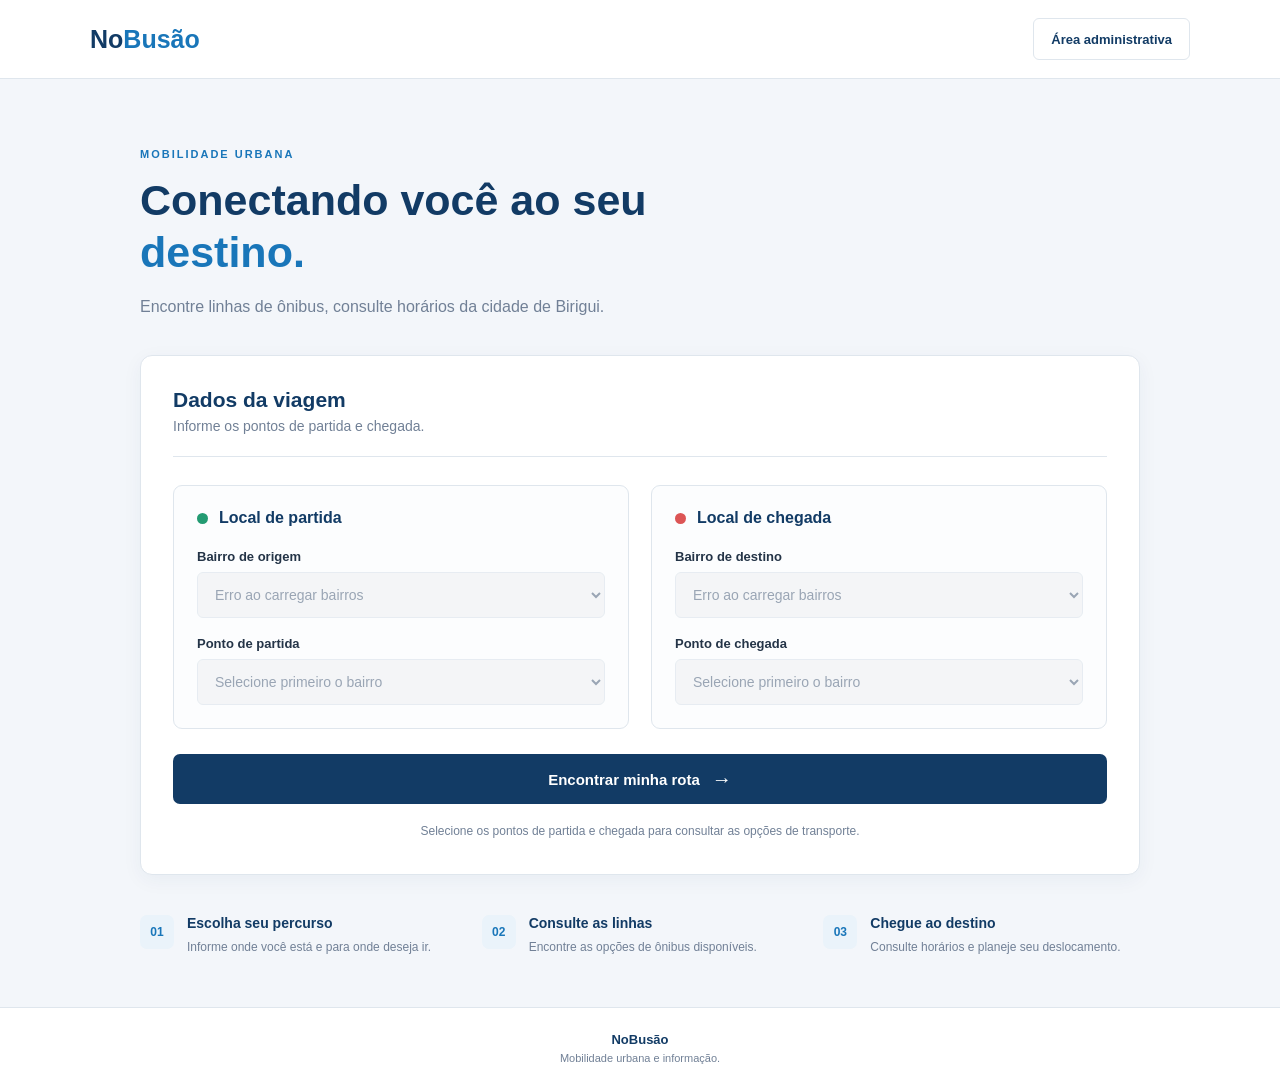
<file: index.html>
<!DOCTYPE html>
<html lang="pt-BR">

<head>
    <meta charset="UTF-8">
    <meta name="viewport" content="width=device-width, initial-scale=1.0">

    <title>NoBusão | Planeje sua viagem</title>

    <link rel="stylesheet" href="CSS/index.css">
</head>

<body>

    <header class="cabecalho">

        <div class="cabecalho-conteudo">

            <a href="index.html" class="logo">
                <span>No<span class="logo-destaque">Busão</span></span>
            </a>

            <a href="ADMINISTRADOR/login.html" class="botao-adm">
                Área administrativa
            </a>

        </div>

    </header>


    <main class="container">

        <section class="apresentacao">

            <span class="etiqueta">MOBILIDADE URBANA</span>

            <h1>
                Conectando você ao seu
                <span>destino.</span>
            </h1>

            <p>
                Encontre linhas de ônibus, consulte horários
                da cidade de Birigui.
            </p>

        </section>


        <section class="cartao-busca">

            <div class="cartao-cabecalho">

                <div>

                    <h2>Dados da viagem</h2>

                    <p>
                        Informe os pontos de partida e chegada.
                    </p>

                </div>

            </div>


            <form action="PHP/rota.php" method="GET" id="form-rota">

                <div class="rota">

                    <div class="bloco-rota">

                        <div class="titulo-rota">

                            <span class="marcador origem"></span>

                            <h3>Local de partida</h3>

                        </div>


                        <div class="grupo">

                            <label for="bairro_origem">
                                Bairro de origem
                            </label>

                            <select name="bairro_origem" id="bairro_origem" required>
                                <option value="">Carregando bairros...</option>
                            </select>

                        </div>


                        <div class="grupo">

                            <label for="ponto_origem">
                                Ponto de partida
                            </label>

                            <select name="ponto_origem" id="ponto_origem" required disabled>
                                <option value="">Selecione primeiro o bairro</option>
                            </select>

                        </div>

                    </div>


                    <div class="bloco-rota">

                        <div class="titulo-rota">

                            <span class="marcador destino"></span>

                            <h3>Local de chegada</h3>

                        </div>


                        <div class="grupo">

                            <label for="bairro_destino">
                                Bairro de destino
                            </label>

                            <select name="bairro_destino" id="bairro_destino" required>
                                <option value="">Carregando bairros...</option>
                            </select>

                        </div>


                        <div class="grupo">

                            <label for="ponto_destino">
                                Ponto de chegada
                            </label>

                            <select name="ponto_destino" id="ponto_destino" required disabled>
                                <option value="">Selecione primeiro o bairro</option>
                            </select>

                        </div>

                    </div>

                </div>


                <button type="submit" class="botao-rota">

                    Encontrar minha rota

                    <span>→</span>

                </button>

            </form>


            <p class="aviso">
                Selecione os pontos de partida e chegada
                para consultar as opções de transporte.
            </p>

        </section>


        <section class="informacoes">

            <div class="informacao">

                <span class="informacao-numero">01</span>

                <div>

                    <h3>Escolha seu percurso</h3>

                    <p>
                        Informe onde você está e para onde deseja ir.
                    </p>

                </div>

            </div>


            <div class="informacao">

                <span class="informacao-numero">02</span>

                <div>

                    <h3>Consulte as linhas</h3>

                    <p>
                        Encontre as opções de ônibus disponíveis.
                    </p>

                </div>

            </div>


            <div class="informacao">

                <span class="informacao-numero">03</span>

                <div>

                    <h3>Chegue ao destino</h3>

                    <p>
                        Consulte horários e planeje seu deslocamento.
                    </p>

                </div>

            </div>

        </section>

    </main>


    <footer class="rodape">

        <p>NoBusão</p>

        <span>
            Mobilidade urbana e informação.
        </span>

    </footer>


    <script src="JS/index.js"></script>

</body>

</html>
</file>
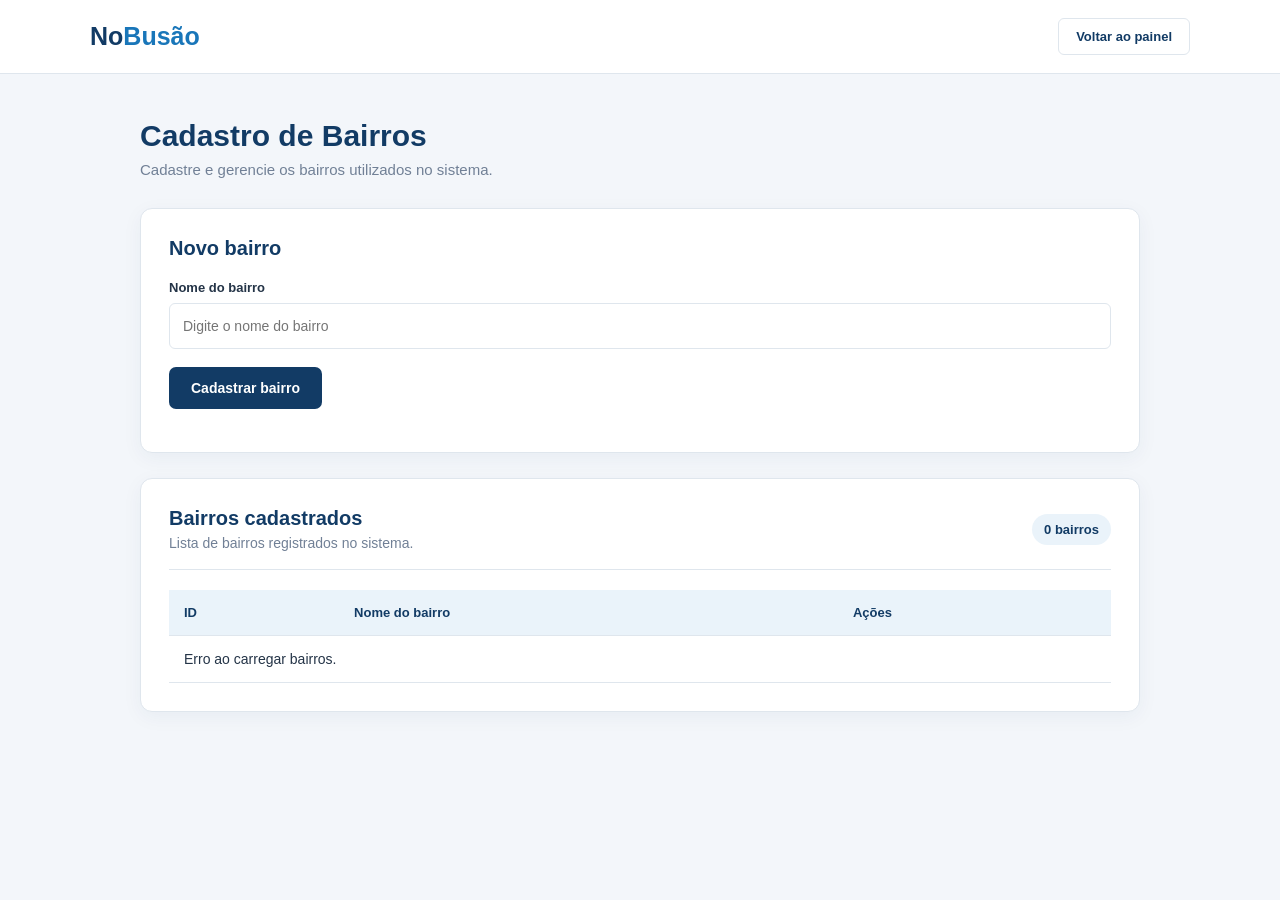
<file: ADMINISTRADOR/bairro.html>
<!DOCTYPE html>
<html lang="pt-BR">

<head>
    <meta charset="UTF-8">
    <meta name="viewport" content="width=device-width, initial-scale=1.0">

    <title>Cadastro de Bairros | NoBusão</title>

    <link rel="stylesheet" href="../CSS/bairro.css">
</head>

<body>

    <header class="cabecalho">

        <div class="cabecalho-conteudo">

            <a href="../index.html" class="logo">
                No<span>Busão</span>
            </a>

            <a href="painel.html" class="btn-voltar">
                Voltar ao painel
            </a>

        </div>

    </header>


    <main class="container">

        <section class="titulo-pagina">

            <h1>Cadastro de Bairros</h1>

            <p>
                Cadastre e gerencie os bairros utilizados no sistema.
            </p>

        </section>


        <section class="card">

            <h2>Novo bairro</h2>

            <form id="form-bairro">

                <div class="campo">

                    <label for="nome">Nome do bairro</label>

                    <input
                        type="text"
                        id="nome"
                        name="nome"
                        placeholder="Digite o nome do bairro"
                        required
                    >

                </div>

                <button type="submit" class="btn-cadastrar">
                    Cadastrar bairro
                </button>

            </form>

            <p id="mensagem"></p>

        </section>


        <section class="card">

            <div class="titulo-lista">

                <div>

                    <h2>Bairros cadastrados</h2>

                    <p>
                        Lista de bairros registrados no sistema.
                    </p>

                </div>

                <span id="total-bairros">0 bairros</span>

            </div>


            <div class="tabela-container">

                <table>

                    <thead>

                        <tr>
                            <th>ID</th>
                            <th>Nome do bairro</th>
                            <th>Ações</th>
                        </tr>

                    </thead>

                    <tbody id="lista-bairros">

                        <tr>
                            <td colspan="3">Carregando bairros...</td>
                        </tr>

                    </tbody>

                </table>

            </div>

        </section>

    </main>


    <script src="../JS/bairro.js"></script>

</body>

</html>
</file>
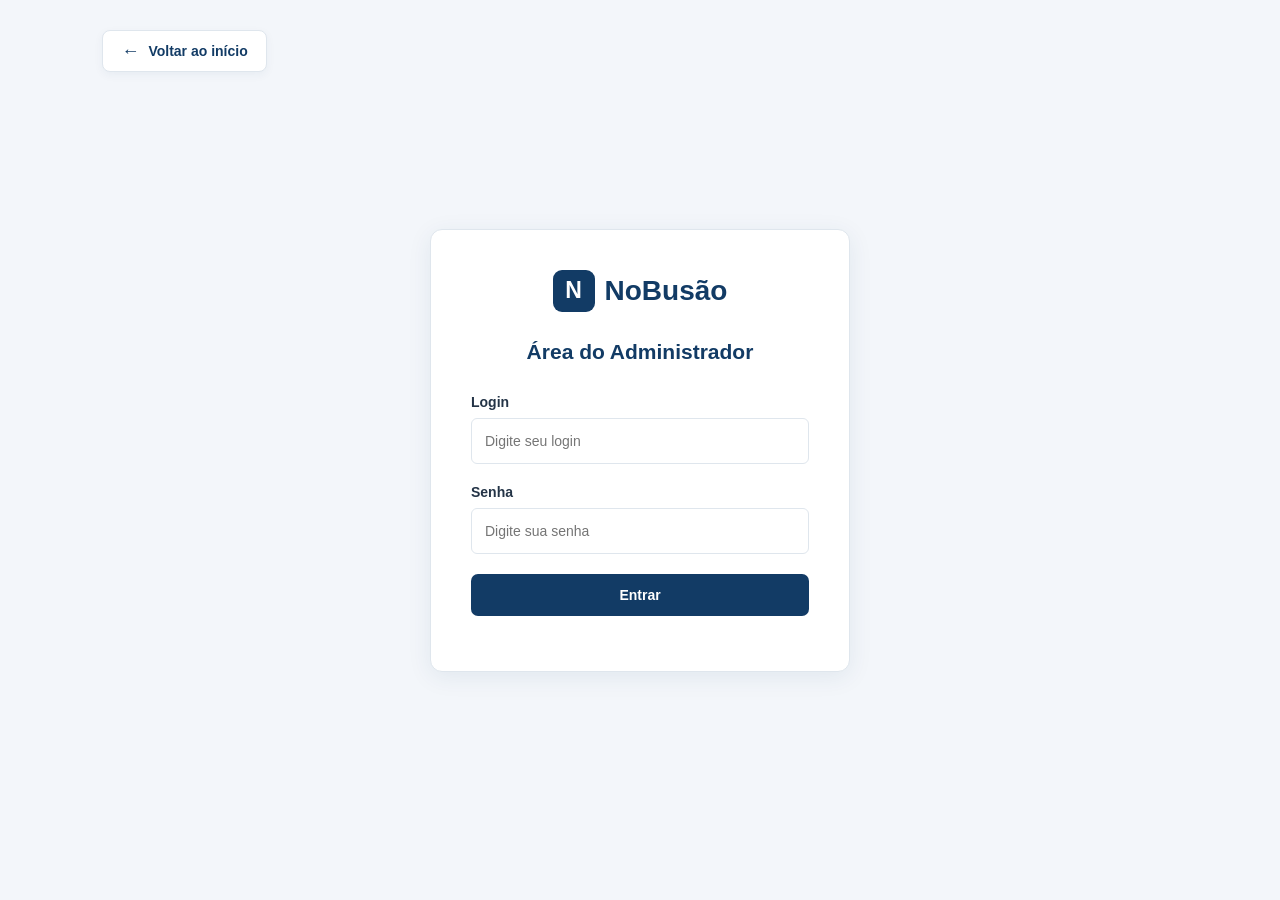
<file: ADMINISTRADOR/login.html>
<!DOCTYPE html>
<html lang="pt-BR">

<head>
    <meta charset="UTF-8">
    <meta name="viewport" content="width=device-width, initial-scale=1.0">

    <title>Login Administrativo | NoBusão</title>

    <link rel="stylesheet" href="../CSS/login.css">
    <script src="../JS/login.js" defer></script>
</head>

<body>

    <a href="../index.html" class="botao-voltar">
        Voltar ao início
    </a>

    <main class="container-login">

        <section class="card-login">

            <div class="logo">
                <span class="logo-letra">N</span>
                <h1>NoBusão</h1>
            </div>

            <h2>Área do Administrador</h2>

            <form id="form-login">

                <div class="campo">
                    <label for="login">Login</label>

                    <input
                        type="text"
                        id="login"
                        name="login"
                        placeholder="Digite seu login"
                        required>
                </div>

                <div class="campo">
                    <label for="senha">Senha</label>

                    <input
                        type="password"
                        id="senha"
                        name="senha"
                        placeholder="Digite sua senha"
                        required>
                </div>

                <button type="submit" id="botao-entrar">
                    Entrar
                </button>

                <p id="mensagem"></p>

            </form>

        </section>

    </main>

</body>
</html>
</file>
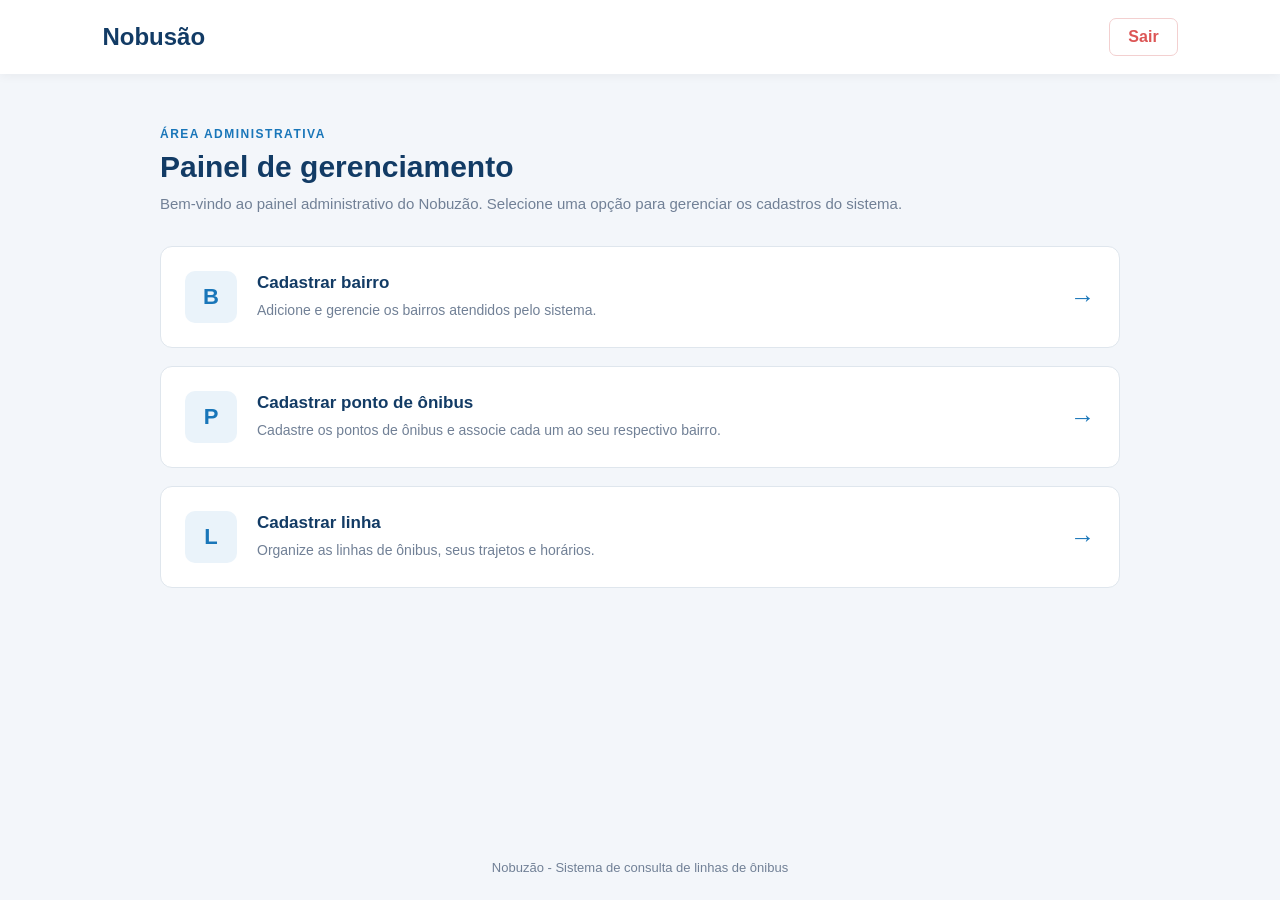
<file: ADMINISTRADOR/painel.html>
<!DOCTYPE html>
<html lang="pt-BR">

<head>
    <meta charset="UTF-8">
    <meta name="viewport" content="width=device-width, initial-scale=1.0">

    <title>Painel Administrativo - NoBusão</title>

    <link rel="stylesheet" href="../CSS/painel.css">
</head>

<body>

    <!-- CABEÇALHO -->
    <header class="cabecalho-admin">

        <div class="logo">
            <h1>Nobusão</h1>
        </div>

        <a href="login.html" class="botao-sair">
            Sair
        </a>

    </header>


    <!-- CONTEÚDO PRINCIPAL -->
    <main class="conteudo-admin">

        <!-- TÍTULO -->
        <section class="titulo-pagina">

            <span class="subtitulo">ÁREA ADMINISTRATIVA</span>

            <h2>Painel de gerenciamento</h2>

            <p>
                Bem-vindo ao painel administrativo do Nobuzão.
                Selecione uma opção para gerenciar os cadastros do sistema.
            </p>

        </section>


        <!-- OPÇÕES DE CADASTRO -->
        <section class="opcoes-cadastro">

            <!-- CADASTRO DE BAIRROS -->
            <a href="bairro.html" class="botao-cadastro">

                <div class="icone-cadastro">
                    <span>B</span>
                </div>

                <div class="informacoes-cadastro">
                    <h3>Cadastrar bairro</h3>

                    <p>
                        Adicione e gerencie os bairros atendidos
                        pelo sistema.
                    </p>
                </div>

                <span class="seta">→</span>

            </a>


            <!-- CADASTRO DE PONTOS -->
            <a href="ponto.html" class="botao-cadastro">

                <div class="icone-cadastro">
                    <span>P</span>
                </div>

                <div class="informacoes-cadastro">
                    <h3>Cadastrar ponto de ônibus</h3>

                    <p>
                        Cadastre os pontos de ônibus e associe
                        cada um ao seu respectivo bairro.
                    </p>
                </div>

                <span class="seta">→</span>

            </a>


            <!-- CADASTRO DE LINHAS -->
            <a href="linha.html" class="botao-cadastro">

                <div class="icone-cadastro">
                    <span>L</span>
                </div>

                <div class="informacoes-cadastro">
                    <h3>Cadastrar linha</h3>

                    <p>
                        Organize as linhas de ônibus,
                        seus trajetos e horários.
                    </p>
                </div>

                <span class="seta">→</span>

            </a>

        </section>

    </main>


    <!-- RODAPÉ -->
    <footer class="rodape-admin">

        <p>
            Nobuzão - Sistema de consulta de linhas de ônibus
        </p>

    </footer>

</body>
</html>
</file>
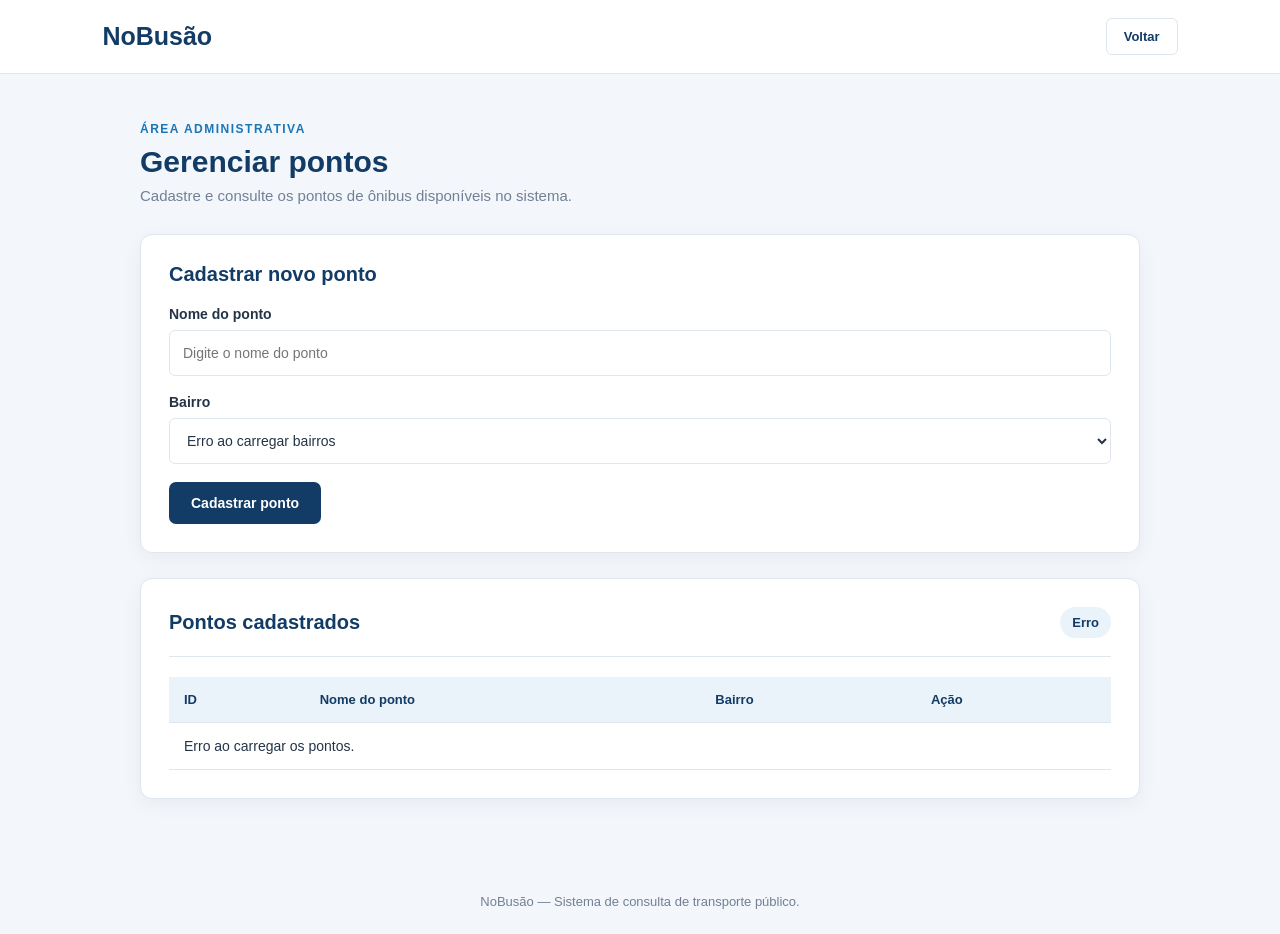
<file: ADMINISTRADOR/ponto.html>
<!DOCTYPE html>
<html lang="pt-BR">

<head>
    <meta charset="UTF-8">
    <meta name="viewport" content="width=device-width, initial-scale=1.0">

    <title>Gerenciar Pontos | NoBusão</title>

    <link rel="stylesheet" href="../CSS/ponto.css">
</head>

<body>

    <header class="cabecalho-admin">

        <div class="logo">
            <h1>NoBusão</h1>
        </div>

        <a href="painel.html" class="botao-voltar">Voltar</a>

    </header>


    <main class="conteudo-admin">

        <section class="titulo-pagina">

            <span class="subtitulo">ÁREA ADMINISTRATIVA</span>

            <h2>Gerenciar pontos</h2>

            <p>
                Cadastre e consulte os pontos de ônibus disponíveis no sistema.
            </p>

        </section>


        <section class="card-cadastro">

            <h3>Cadastrar novo ponto</h3>

            <form id="form-ponto">

                <div class="campo">

                    <label for="nome">Nome do ponto</label>

                    <input
                        type="text"
                        id="nome"
                        name="nome"
                        placeholder="Digite o nome do ponto"
                        maxlength="150"
                        required
                    >

                </div>


                <div class="campo">

                    <label for="bairro">Bairro</label>

                    <select id="bairro" name="id_bairro" required>

                        <option value="">Carregando bairros...</option>

                    </select>

                </div>


                <button
                    type="submit"
                    id="btn-cadastrar"
                    class="botao-cadastrar"
                >
                    Cadastrar ponto
                </button>

            </form>

        </section>


        <section class="card-lista">

            <div class="titulo-lista">

                <h3>Pontos cadastrados</h3>

                <span class="contador" id="contador">
                    0 pontos
                </span>

            </div>


            <div class="tabela-container">

                <table>

                    <thead>

                        <tr>
                            <th>ID</th>
                            <th>Nome do ponto</th>
                            <th>Bairro</th>
                            <th>Ação</th>
                        </tr>

                    </thead>

                    <tbody id="lista-pontos">

                        <tr>
                            <td colspan="4">Carregando pontos...</td>
                        </tr>

                    </tbody>

                </table>

            </div>

        </section>

    </main>


    <footer class="rodape-admin">

        <p>NoBusão — Sistema de consulta de transporte público.</p>

    </footer>


    <script src="../JS/ponto.js"></script>

</body>
</html>
</file>
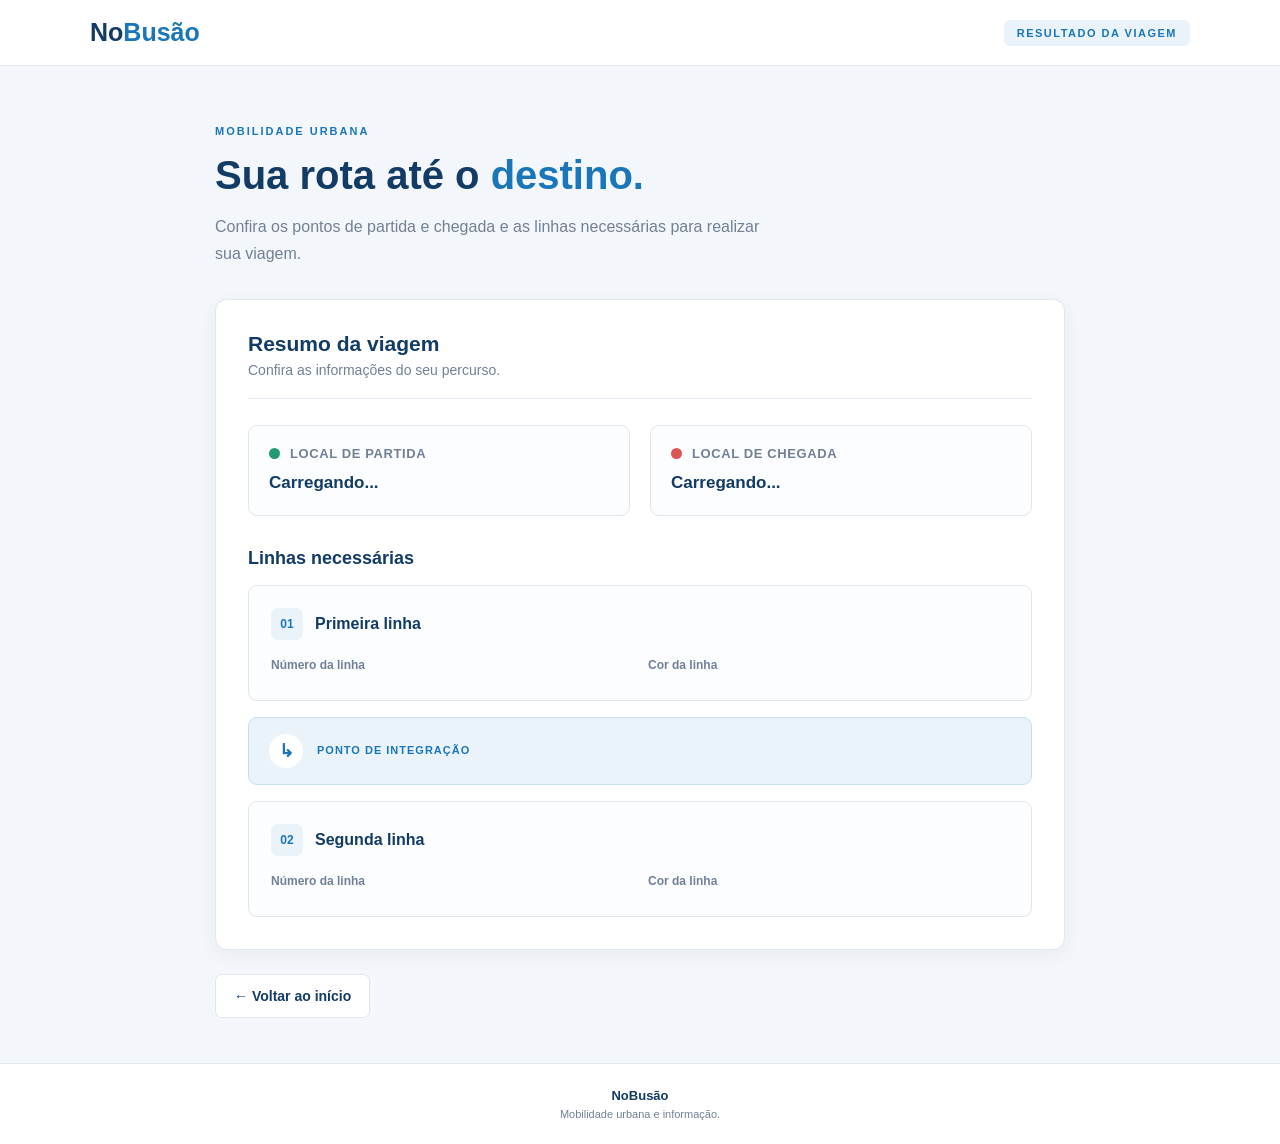
<file: RESULTADO/resultado.html>
<!DOCTYPE html>
<html lang="pt-BR">

<head>
    <meta charset="UTF-8">
    <meta name="viewport" content="width=device-width, initial-scale=1.0">

    <title>NoBusão | Resultado da viagem</title>

    <link rel="stylesheet" href="../CSS/resultado.css">
</head>

<body>

    <!-- CABEÇALHO -->

    <header class="cabecalho">

        <div class="cabecalho-conteudo">

            <a href="../index.html" class="logo">
                <span>No<span class="logo-destaque">Busão</span></span>
            </a>

            <span class="identificacao">RESULTADO DA VIAGEM</span>

        </div>

    </header>


    <!-- CONTEÚDO PRINCIPAL -->

    <main class="container">

        <section class="apresentacao">

            <span class="etiqueta">MOBILIDADE URBANA</span>

            <h1>
                Sua rota até o
                <span>destino.</span>
            </h1>

            <p>
                Confira os pontos de partida e chegada
                e as linhas necessárias para realizar sua viagem.
            </p>

        </section>


        <!-- CARTÃO DO RESULTADO -->

        <section class="cartao-resultado">

            <div class="cartao-cabecalho">

                <div>

                    <h2>Resumo da viagem</h2>

                    <p>
                        Confira as informações do seu percurso.
                    </p>

                </div>

            </div>


            <!-- ORIGEM E DESTINO -->

            <div class="rota">

                <div class="bloco-rota">

                    <div class="titulo-rota">

                        <span class="marcador origem"></span>

                        <h3>Local de partida</h3>

                    </div>

                    <p id="nome-origem" class="nome-ponto">
                        Carregando...
                    </p>

                </div>


                <div class="bloco-rota">

                    <div class="titulo-rota">

                        <span class="marcador destino"></span>

                        <h3>Local de chegada</h3>

                    </div>

                    <p id="nome-destino" class="nome-ponto">
                        Carregando...
                    </p>

                </div>

            </div>


            <!-- INFORMAÇÕES DAS LINHAS -->

            <section class="informacoes-linhas">

                <div class="secao-cabecalho">

                    <h2 id="titulo-linhas">
                        Linhas necessárias
                    </h2>

                </div>


                <!-- PRIMEIRA LINHA -->

                <div id="linha-1" class="linha-card">

                    <div class="linha-card-cabecalho">

                        <span class="numero-etapa">01</span>

                        <h3>Primeira linha</h3>

                    </div>

                    <div class="dados-linha">

                        <div class="dado">

                            <span>Número da linha</span>

                            <strong id="numero-linha-1"></strong>

                        </div>

                        <div class="dado">

                            <span>Cor da linha</span>

                            <strong id="cor-linha-1"></strong>

                        </div>

                    </div>

                </div>


                <!-- INTEGRAÇÃO -->

                <div id="integracao" class="integracao">

                    <div class="integracao-icone">
                        ↳
                    </div>

                    <div>

                        <span class="integracao-titulo">
                            Ponto de integração
                        </span>

                        <p id="nome-integracao"></p>

                    </div>

                </div>


                <!-- SEGUNDA LINHA -->

                <div id="linha-2" class="linha-card">

                    <div class="linha-card-cabecalho">

                        <span class="numero-etapa">02</span>

                        <h3>Segunda linha</h3>

                    </div>

                    <div class="dados-linha">

                        <div class="dado">

                            <span>Número da linha</span>

                            <strong id="numero-linha-2"></strong>

                        </div>

                        <div class="dado">

                            <span>Cor da linha</span>

                            <strong id="cor-linha-2"></strong>

                        </div>

                    </div>

                </div>

            </section>

        </section>


        <!-- BOTÃO VOLTAR -->

        <div class="voltar-inicio">

            <a href="../index.html" class="botao-voltar">
                ← Voltar ao início
            </a>

        </div>

    </main>


    <!-- RODAPÉ -->

    <footer class="rodape">

        <p>NoBusão</p>

        <span>
            Mobilidade urbana e informação.
        </span>

    </footer>


    <script src="../JS/resultado.js"></script>

</body>

</html>
</file>
<file: CSS/index.css>
/* ==========================================
   CONFIGURAÇÕES GERAIS E VARIÁVEIS
========================================== */

* {
    margin: 0;
    padding: 0;
    box-sizing: border-box;

    font-family: 'Segoe UI', Tahoma, Geneva, Verdana, sans-serif;
}

:root {
    --azul-escuro: #123B65;
    --azul: #1976B9;
    --azul-claro: #EAF3FA;

    --fundo: #F3F6FA;
    --branco: #FFFFFF;

    --texto: #243447;
    --texto-secundario: #718096;

    --borda: #DFE6ED;

    --verde: #239B72;
    --vermelho: #DC5555;
}

body {
    min-height: 100vh;

    display: flex;
    flex-direction: column;

    background: var(--fundo);
    color: var(--texto);
}


/* ==========================================
   CABEÇALHO
========================================== */

.cabecalho {
    width: 100%;

    background: var(--branco);

    border-bottom: 1px solid var(--borda);
}

.cabecalho-conteudo {
    max-width: 1150px;

    margin: auto;
    padding: 18px 25px;

    display: flex;
    align-items: center;
    justify-content: space-between;

    gap: 20px;
}


/* LOGO */

.logo {
    color: var(--azul-escuro);

    font-size: 25px;
    font-weight: 800;

    text-decoration: none;
}

.logo-destaque {
    color: var(--azul);
}


/* BOTÃO ÁREA ADMINISTRATIVA */

.botao-adm {
    display: inline-flex;
    align-items: center;
    justify-content: center;

    min-height: 42px;

    padding: 10px 17px;

    background: var(--branco);
    color: var(--azul-escuro);

    border: 1px solid var(--borda);
    border-radius: 6px;

    font-size: 13px;
    font-weight: 600;

    text-decoration: none;

    cursor: pointer;

    transition: 0.2s;
}

.botao-adm:hover {
    background: var(--azul-claro);

    border-color: var(--azul);
    color: var(--azul);

    transform: translateY(-1px);
}

.botao-adm:focus-visible {
    outline: 3px solid rgba(25, 118, 185, 0.25);
    outline-offset: 3px;
}


/* ==========================================
   CONTEÚDO PRINCIPAL
========================================== */

.container {
    width: 100%;
    max-width: 1050px;

    margin: 0 auto;
    padding: 65px 25px 50px;

    flex: 1;
}


/* ==========================================
   APRESENTAÇÃO
========================================== */

.apresentacao {
    margin-bottom: 35px;
}

.etiqueta {
    display: inline-block;

    margin-bottom: 15px;

    color: var(--azul);

    font-size: 11px;
    font-weight: 800;

    letter-spacing: 2px;
}

.apresentacao h1 {
    max-width: 650px;

    margin-bottom: 15px;

    color: var(--azul-escuro);

    font-size: 43px;
    font-weight: 750;

    line-height: 1.2;
}

.apresentacao h1 span {
    color: var(--azul);
}

.apresentacao p {
    max-width: 570px;

    color: var(--texto-secundario);

    font-size: 16px;
    line-height: 1.7;
}


/* ==========================================
   CARTÃO DE BUSCA
========================================== */

.cartao-busca {
    padding: 32px;

    background: var(--branco);

    border: 1px solid var(--borda);
    border-radius: 12px;

    box-shadow: 0 5px 20px rgba(18, 59, 101, 0.05);
}

.cartao-cabecalho {
    display: flex;
    align-items: center;
    justify-content: space-between;

    margin-bottom: 28px;
    padding-bottom: 22px;

    border-bottom: 1px solid var(--borda);
}

.cartao-cabecalho h2 {
    margin-bottom: 6px;

    color: var(--azul-escuro);

    font-size: 21px;
}

.cartao-cabecalho p {
    color: var(--texto-secundario);

    font-size: 14px;
}


/* ==========================================
   ÁREAS DE ORIGEM E DESTINO
========================================== */

.rota {
    display: grid;

    grid-template-columns: 1fr 1fr;

    gap: 22px;

    margin-bottom: 25px;
}

.bloco-rota {
    padding: 23px;

    background: #FCFDFE;

    border: 1px solid var(--borda);
    border-radius: 9px;
}

.titulo-rota {
    display: flex;
    align-items: center;

    gap: 11px;

    margin-bottom: 22px;
}

.titulo-rota h3 {
    color: var(--azul-escuro);

    font-size: 16px;
    font-weight: 700;
}


/* MARCADORES */

.marcador {
    width: 11px;
    height: 11px;

    flex-shrink: 0;

    border-radius: 50%;
}

.origem {
    background: var(--verde);
}

.destino {
    background: var(--vermelho);
}


/* ==========================================
   CAMPOS DO FORMULÁRIO
========================================== */

.grupo {
    display: flex;
    flex-direction: column;

    gap: 8px;

    margin-bottom: 18px;
}

.grupo:last-child {
    margin-bottom: 0;
}

.grupo label {
    color: var(--texto);

    font-size: 13px;
    font-weight: 650;
}

.grupo select {
    width: 100%;
    min-height: 46px;

    padding: 0 13px;

    background: var(--branco);
    color: var(--texto);

    border: 1px solid var(--borda);
    border-radius: 6px;

    font-size: 14px;

    outline: none;

    cursor: pointer;

    transition: 0.2s;
}

.grupo select:focus {
    border-color: var(--azul);

    box-shadow: 0 0 0 3px rgba(25, 118, 185, 0.10);
}

.grupo select:disabled {
    background: #F1F3F5;

    color: var(--texto-secundario);

    cursor: not-allowed;
}


/* ==========================================
   BOTÃO ENCONTRAR ROTA
========================================== */

.botao-rota {
    width: 100%;
    min-height: 50px;

    display: flex;
    align-items: center;
    justify-content: center;

    gap: 12px;

    padding: 12px 20px;

    background: var(--azul-escuro);
    color: var(--branco);

    border: none;
    border-radius: 7px;

    font-size: 15px;
    font-weight: 700;

    cursor: pointer;

    transition: 0.2s;
}

.botao-rota:hover {
    background: var(--azul);

    transform: translateY(-1px);
}

.botao-rota span {
    font-size: 20px;
    font-weight: 400;
}

.botao-rota:focus-visible {
    outline: 3px solid rgba(25, 118, 185, 0.25);
    outline-offset: 3px;
}


/* ==========================================
   AVISO
========================================== */

.aviso {
    margin-top: 18px;

    color: var(--texto-secundario);

    font-size: 12px;
    line-height: 1.6;

    text-align: center;
}


/* ==========================================
   INFORMAÇÕES
========================================== */

.informacoes {
    display: grid;

    grid-template-columns: repeat(3, 1fr);

    gap: 25px;

    margin-top: 40px;
}

.informacao {
    display: flex;
    align-items: flex-start;

    gap: 13px;
}

.informacao-numero {
    width: 34px;
    height: 34px;

    flex-shrink: 0;

    display: flex;
    align-items: center;
    justify-content: center;

    background: var(--azul-claro);
    color: var(--azul);

    border-radius: 7px;

    font-size: 12px;
    font-weight: 800;
}

.informacao h3 {
    margin-bottom: 7px;

    color: var(--azul-escuro);

    font-size: 14px;
    font-weight: 700;
}

.informacao p {
    color: var(--texto-secundario);

    font-size: 12px;
    line-height: 1.6;
}


/* ==========================================
   RODAPÉ
========================================== */

.rodape {
    width: 100%;

    padding: 24px 20px;

    background: var(--branco);

    border-top: 1px solid var(--borda);

    text-align: center;
}

.rodape p {
    color: var(--azul-escuro);

    font-size: 13px;
    font-weight: 700;
}

.rodape span {
    display: block;

    margin-top: 5px;

    color: var(--texto-secundario);

    font-size: 11px;
}


/* ==========================================
   RESPONSIVIDADE - TABLETS
========================================== */

@media (max-width: 750px) {

    .container {
        padding: 45px 20px;
    }

    .apresentacao h1 {
        font-size: 36px;
    }

    .rota {
        grid-template-columns: 1fr;
    }

    .informacoes {
        grid-template-columns: 1fr;

        gap: 22px;
    }

    .cartao-busca {
        padding: 25px;
    }

}


/* ==========================================
   RESPONSIVIDADE - CELULARES
========================================== */

@media (max-width: 480px) {

    .cabecalho-conteudo {
        padding: 15px;
    }

    .logo {
        font-size: 21px;
    }

    .botao-adm {
        min-height: 38px;

        padding: 8px 12px;

        font-size: 11px;
    }

    .container {
        padding: 35px 15px;
    }

    .apresentacao h1 {
        font-size: 30px;
    }

    .apresentacao p {
        font-size: 14px;
    }

    .cartao-busca {
        padding: 19px;
    }

    .cartao-cabecalho h2 {
        font-size: 19px;
    }

    .bloco-rota {
        padding: 18px;
    }

    .botao-rota {
        font-size: 14px;
    }

}
</file>
<file: CSS/bairro.css>
* {
    margin: 0;
    padding: 0;
    box-sizing: border-box;
    font-family: 'Segoe UI', Tahoma, Geneva, Verdana, sans-serif;
}

:root {
    --azul-escuro: #123B65;
    --azul: #1976B9;
    --azul-claro: #EAF3FA;
    --fundo: #F3F6FA;
    --branco: #FFFFFF;
    --texto: #243447;
    --texto-secundario: #718096;
    --borda: #DFE6ED;
    --verde: #239B72;
    --vermelho: #DC5555;
}

body {
    min-height: 100vh;
    display: flex;
    flex-direction: column;
    background: var(--fundo);
    color: var(--texto);
}

/* CABEÇALHO */

.cabecalho {
    background: var(--branco);
    border-bottom: 1px solid var(--borda);
}

.cabecalho-conteudo {
    max-width: 1150px;
    margin: auto;
    padding: 18px 25px;
    display: flex;
    align-items: center;
    justify-content: space-between;
}

.logo {
    color: var(--azul-escuro);
    font-size: 25px;
    font-weight: 800;
    text-decoration: none;
}

.logo span {
    color: var(--azul);
}

.btn-voltar {
    padding: 10px 17px;
    background: var(--branco);
    color: var(--azul-escuro);
    border: 1px solid var(--borda);
    border-radius: 6px;
    font-size: 13px;
    font-weight: 600;
    text-decoration: none;
    transition: 0.2s;
}

.btn-voltar:hover {
    background: var(--azul-claro);
    border-color: var(--azul);
    color: var(--azul);
}

/* CONTEÚDO */

.container {
    width: 100%;
    max-width: 1050px;
    margin: 0 auto;
    padding: 45px 25px;
    flex: 1;
}

.titulo-pagina {
    margin-bottom: 30px;
}

.titulo-pagina h1 {
    margin-bottom: 8px;
    color: var(--azul-escuro);
    font-size: 30px;
}

.titulo-pagina p {
    color: var(--texto-secundario);
    font-size: 15px;
}

/* CARTÕES */

.card {
    padding: 28px;
    margin-bottom: 25px;
    background: var(--branco);
    border: 1px solid var(--borda);
    border-radius: 12px;
    box-shadow: 0 5px 20px rgba(18, 59, 101, 0.05);
}

.card h2 {
    margin-bottom: 20px;
    color: var(--azul-escuro);
    font-size: 20px;
}

/* FORMULÁRIO */

.campo {
    display: flex;
    flex-direction: column;
    gap: 8px;
    margin-bottom: 18px;
}

.campo label {
    font-size: 13px;
    font-weight: 650;
}

.campo input {
    width: 100%;
    min-height: 46px;
    padding: 0 13px;
    border: 1px solid var(--borda);
    border-radius: 6px;
    outline: none;
    font-size: 14px;
    color: var(--texto);
}

.campo input:focus {
    border-color: var(--azul);
    box-shadow: 0 0 0 3px rgba(25, 118, 185, 0.10);
}

/* BOTÃO CADASTRAR */

.btn-cadastrar {
    padding: 13px 22px;
    background: var(--azul-escuro);
    color: var(--branco);
    border: none;
    border-radius: 7px;
    font-size: 14px;
    font-weight: 700;
    cursor: pointer;
    transition: 0.2s;
}

.btn-cadastrar:hover {
    background: var(--azul);
}

/* MENSAGENS */

#mensagem {
    margin-top: 15px;
    font-size: 14px;
    font-weight: 600;
}

.mensagem-sucesso {
    color: var(--verde);
}

.mensagem-erro {
    color: var(--vermelho);
}

/* LISTAGEM */

.titulo-lista {
    display: flex;
    align-items: center;
    justify-content: space-between;
    gap: 15px;
    margin-bottom: 20px;
    padding-bottom: 18px;
    border-bottom: 1px solid var(--borda);
}

.titulo-lista h2 {
    margin-bottom: 5px;
}

.titulo-lista p {
    color: var(--texto-secundario);
    font-size: 14px;
}

#total-bairros {
    padding: 8px 12px;
    background: var(--azul-claro);
    color: var(--azul-escuro);
    border-radius: 20px;
    font-size: 13px;
    font-weight: 700;
}

/* TABELA */

.tabela-container {
    overflow-x: auto;
}

table {
    width: 100%;
    border-collapse: collapse;
}

th, td {
    padding: 15px;
    text-align: left;
    border-bottom: 1px solid var(--borda);
}

th {
    background: var(--azul-claro);
    color: var(--azul-escuro);
    font-size: 13px;
}

td {
    font-size: 14px;
}

tbody tr:hover {
    background: #F8FAFC;
}

/* BOTÃO EXCLUIR */

.btn-excluir {
    padding: 8px 13px;
    background: #FDECEC;
    color: var(--vermelho);
    border: none;
    border-radius: 5px;
    font-weight: 600;
    cursor: pointer;
}

.btn-excluir:hover {
    background: #F8D6D6;
}
</file>
<file: CSS/login.css>
* {
    margin: 0;
    padding: 0;
    box-sizing: border-box;
    font-family: 'Segoe UI', Tahoma, Geneva, Verdana, sans-serif;
}

:root {
    --azul-escuro: #123B65;
    --azul: #1976B9;
    --azul-claro: #EAF3FA;
    --fundo: #F3F6FA;
    --branco: #FFFFFF;
    --texto: #243447;
    --texto-secundario: #718096;
    --borda: #DFE6ED;
    --vermelho: #DC5555;
    --verde: #239B72;
}

body {
    min-height: 100vh;
    background: var(--fundo);
    color: var(--texto);
}

/* BOTÃO VOLTAR */

.botao-voltar {
    position: absolute;
    top: 30px;
    left: 8%;
    display: inline-flex;
    align-items: center;
    gap: 9px;
    padding: 11px 18px;
    background: var(--branco);
    color: var(--azul-escuro);
    border: 1px solid var(--borda);
    border-radius: 8px;
    font-size: 14px;
    font-weight: 600;
    text-decoration: none;
    box-shadow: 0 3px 10px rgba(18, 59, 101, 0.05);
    transition: 0.2s ease;
}

.botao-voltar::before {
    content: "←";
    font-size: 18px;
    font-weight: 700;
    line-height: 1;
}

.botao-voltar:hover {
    background: var(--azul-claro);
    border-color: var(--azul);
    color: var(--azul);
    box-shadow: 0 4px 12px rgba(18, 59, 101, 0.10);
    transform: translateY(-2px);
}

/* CONTAINER */

.container-login {
    min-height: 100vh;
    display: flex;
    justify-content: center;
    align-items: center;
    padding: 20px;
}

/* CARTÃO */

.card-login {
    width: 100%;
    max-width: 420px;
    padding: 40px;
    background: var(--branco);
    border: 1px solid var(--borda);
    border-radius: 12px;
    box-shadow: 0 5px 25px rgba(18, 59, 101, 0.08);
}

/* LOGO */

.logo {
    display: flex;
    align-items: center;
    justify-content: center;
    gap: 10px;
    margin-bottom: 28px;
}

.logo-letra {
    width: 42px;
    height: 42px;
    display: flex;
    align-items: center;
    justify-content: center;
    background: var(--azul-escuro);
    color: var(--branco);
    border-radius: 9px;
    font-size: 23px;
    font-weight: 700;
}

.logo h1 {
    color: var(--azul-escuro);
    font-size: 28px;
    font-weight: 800;
}

/* TÍTULO */

.card-login h2 {
    margin-bottom: 30px;
    color: var(--azul-escuro);
    font-size: 21px;
    text-align: center;
}

/* CAMPOS */

.campo {
    display: flex;
    flex-direction: column;
    gap: 8px;
    margin-bottom: 20px;
}

.campo label {
    color: var(--texto);
    font-size: 14px;
    font-weight: 600;
}

.campo input {
    width: 100%;
    min-height: 46px;
    padding: 0 13px;
    background: var(--branco);
    color: var(--texto);
    border: 1px solid var(--borda);
    border-radius: 6px;
    outline: none;
    font-size: 14px;
    transition: 0.2s;
}

.campo input:focus {
    border-color: var(--azul);
    box-shadow: 0 0 0 3px rgba(25, 118, 185, 0.10);
}

/* BOTÃO ENTRAR */

#botao-entrar {
    width: 100%;
    padding: 13px 22px;
    background: var(--azul-escuro);
    color: var(--branco);
    border: none;
    border-radius: 7px;
    font-size: 14px;
    font-weight: 700;
    cursor: pointer;
    transition: 0.2s;
}

#botao-entrar:hover {
    background: var(--azul);
}

#botao-entrar:disabled {
    opacity: 0.6;
    cursor: not-allowed;
}

/* MENSAGENS */

#mensagem {
    margin-top: 15px;
    font-size: 14px;
    font-weight: 600;
}

.mensagem-sucesso {
    color: var(--verde);
}

.mensagem-erro {
    color: var(--vermelho);
}
</file>
<file: CSS/painel.css>
/* CONFIGURAÇÕES GERAIS */
* {
    margin: 0;
    padding: 0;
    box-sizing: border-box;
}

body {
    font-family: 'Segoe UI', Arial, sans-serif;
    background-color: #F3F6FA;
    color: #243447;
    min-height: 100vh;
    display: flex;
    flex-direction: column;
}

/* CABEÇALHO */
.cabecalho-admin {
    background-color: #FFFFFF;
    padding: 18px 8%;
    display: flex;
    align-items: center;
    justify-content: space-between;
    box-shadow: 0 2px 10px rgba(0, 0, 0, 0.05);
}

.logo {
    display: flex;
    align-items: center;
    gap: 10px;
}

.logo-letra {
    background-color: #123B65;
    color: #FFFFFF;
    width: 38px;
    height: 38px;
    border-radius: 8px;
    display: flex;
    align-items: center;
    justify-content: center;
    font-size: 21px;
    font-weight: bold;
}

.logo h1 {
    color: #123B65;
    font-size: 24px;
}

/* BOTÃO SAIR */
.botao-sair {
    text-decoration: none;
    color: #DC5555;
    font-weight: 600;
    border: 1px solid #F3D0D0;
    padding: 9px 18px;
    border-radius: 7px;
    transition: 0.2s;
}

.botao-sair:hover {
    background-color: #FFF0F0;
}

/* CONTEÚDO PRINCIPAL */
.conteudo-admin {
    max-width: 1000px;
    width: 100%;
    margin: 50px auto;
    padding: 0 20px;
    flex: 1;
}

/* TÍTULO */
.titulo-pagina {
    margin-bottom: 30px;
}

.subtitulo {
    color: #1976B9;
    font-size: 12px;
    font-weight: bold;
    letter-spacing: 1.5px;
}

.titulo-pagina h2 {
    color: #123B65;
    font-size: 30px;
    margin: 8px 0;
}

.titulo-pagina p {
    color: #718096;
    font-size: 15px;
    line-height: 1.6;
}

/* OPÇÕES DE CADASTRO */
.opcoes-cadastro {
    display: flex;
    flex-direction: column;
    gap: 18px;
}

/* CARTÕES */
.botao-cadastro {
    background-color: #FFFFFF;
    border: 1px solid #DFE6ED;
    border-radius: 12px;
    padding: 24px;
    display: flex;
    align-items: center;
    gap: 20px;
    text-decoration: none;
    color: #243447;
    transition: 0.2s;
}

.botao-cadastro:hover {
    border-color: #1976B9;
    background-color: #FFFFFF;
    box-shadow: 0 4px 14px rgba(18, 59, 101, 0.08);
    transform: translateY(-2px);
}

/* ÍCONE DO CARTÃO */
.icone-cadastro {
    background-color: #EAF3FA;
    color: #1976B9;
    width: 52px;
    height: 52px;
    min-width: 52px;
    border-radius: 10px;
    display: flex;
    align-items: center;
    justify-content: center;
    font-size: 22px;
    font-weight: bold;
}

/* INFORMAÇÕES DO CARTÃO */
.informacoes-cadastro {
    flex: 1;
}

.informacoes-cadastro h3 {
    color: #123B65;
    font-size: 17px;
    margin-bottom: 7px;
}

.informacoes-cadastro p {
    color: #718096;
    font-size: 14px;
    line-height: 1.5;
}

/* SETA */
.seta {
    color: #1976B9;
    font-size: 25px;
    font-weight: bold;
    transition: 0.2s;
}

.botao-cadastro:hover .seta {
    transform: translateX(5px);
}

/* RODAPÉ */
.rodape-admin {
    text-align: center;
    padding: 25px 15px;
    color: #718096;
    font-size: 13px;
    margin-top: 30px;
}

/* RESPONSIVIDADE */
@media (max-width: 600px) {

    .cabecalho-admin {
        padding: 15px 5%;
    }

    .conteudo-admin {
        margin: 30px auto;
    }

    .titulo-pagina h2 {
        font-size: 25px;
    }

    .botao-cadastro {
        padding: 18px;
        gap: 14px;
    }

    .icone-cadastro {
        width: 44px;
        height: 44px;
        min-width: 44px;
        font-size: 19px;
    }

    .informacoes-cadastro h3 {
        font-size: 15px;
    }

    .informacoes-cadastro p {
        font-size: 13px;
    }

}
</file>
<file: CSS/ponto.css>
* {
    margin: 0;
    padding: 0;
    box-sizing: border-box;
    font-family: 'Segoe UI', Tahoma, Geneva, Verdana, sans-serif;
}

:root {
    --azul-escuro: #123B65;
    --azul: #1976B9;
    --azul-claro: #EAF3FA;
    --fundo: #F3F6FA;
    --branco: #FFFFFF;
    --texto: #243447;
    --texto-secundario: #718096;
    --borda: #DFE6ED;
    --vermelho: #DC5555;
}

body {
    min-height: 100vh;
    display: flex;
    flex-direction: column;
    background: var(--fundo);
    color: var(--texto);
}

/* CABEÇALHO */

.cabecalho-admin {
    background: var(--branco);
    border-bottom: 1px solid var(--borda);
    padding: 18px 8%;
    display: flex;
    align-items: center;
    justify-content: space-between;
}

.logo {
    display: flex;
    align-items: center;
    gap: 10px;
}

.logo-letra {
    width: 38px;
    height: 38px;
    display: flex;
    align-items: center;
    justify-content: center;
    background: var(--azul-escuro);
    color: var(--branco);
    border-radius: 8px;
    font-size: 21px;
    font-weight: bold;
}

.logo h1 {
    color: var(--azul-escuro);
    font-size: 25px;
    font-weight: 800;
}

.botao-voltar {
    padding: 10px 17px;
    background: var(--branco);
    color: var(--azul-escuro);
    border: 1px solid var(--borda);
    border-radius: 6px;
    font-size: 13px;
    font-weight: 600;
    text-decoration: none;
    transition: 0.2s;
}

.botao-voltar:hover {
    background: var(--azul-claro);
    border-color: var(--azul);
    color: var(--azul);
}

/* CONTEÚDO */

.conteudo-admin {
    width: 100%;
    max-width: 1050px;
    margin: 45px auto;
    padding: 0 25px;
    flex: 1;
}

.titulo-pagina {
    margin-bottom: 30px;
}

.subtitulo {
    color: var(--azul);
    font-size: 12px;
    font-weight: 700;
    letter-spacing: 1.5px;
}

.titulo-pagina h2 {
    margin: 8px 0;
    color: var(--azul-escuro);
    font-size: 30px;
}

.titulo-pagina p {
    color: var(--texto-secundario);
    font-size: 15px;
}

/* CARTÕES */

.card-cadastro,
.card-lista {
    padding: 28px;
    margin-bottom: 25px;
    background: var(--branco);
    border: 1px solid var(--borda);
    border-radius: 12px;
    box-shadow: 0 5px 20px rgba(18, 59, 101, 0.05);
}

.card-cadastro h3,
.card-lista h3 {
    margin-bottom: 20px;
    color: var(--azul-escuro);
    font-size: 20px;
}

/* FORMULÁRIO */

.campo {
    display: flex;
    flex-direction: column;
    gap: 8px;
    margin-bottom: 18px;
}

.campo label {
    font-size: 14px;
    font-weight: 600;
}

.campo input,
.campo select {
    width: 100%;
    min-height: 46px;
    padding: 0 13px;
    background: var(--branco);
    color: var(--texto);
    border: 1px solid var(--borda);
    border-radius: 6px;
    outline: none;
    font-size: 14px;
}

.campo input:focus,
.campo select:focus {
    border-color: var(--azul);
    box-shadow: 0 0 0 3px rgba(25, 118, 185, 0.10);
}

/* BOTÃO CADASTRAR */

.botao-cadastrar {
    padding: 13px 22px;
    background: var(--azul-escuro);
    color: var(--branco);
    border: none;
    border-radius: 7px;
    font-size: 14px;
    font-weight: 700;
    cursor: pointer;
    transition: 0.2s;
}

.botao-cadastrar:hover {
    background: var(--azul);
}

.botao-cadastrar:disabled {
    opacity: 0.6;
    cursor: not-allowed;
}

/* LISTAGEM */

.titulo-lista {
    display: flex;
    align-items: center;
    justify-content: space-between;
    gap: 15px;
    margin-bottom: 20px;
    padding-bottom: 18px;
    border-bottom: 1px solid var(--borda);
}

.titulo-lista h3 {
    margin-bottom: 0;
}

.contador {
    padding: 8px 12px;
    background: var(--azul-claro);
    color: var(--azul-escuro);
    border-radius: 20px;
    font-size: 13px;
    font-weight: 700;
}

/* TABELA */

.tabela-container {
    width: 100%;
    overflow-x: auto;
}

table {
    width: 100%;
    border-collapse: collapse;
    text-align: left;
}

thead {
    background: var(--azul-claro);
}

th,
td {
    padding: 15px;
    border-bottom: 1px solid var(--borda);
}

th {
    color: var(--azul-escuro);
    font-size: 13px;
    font-weight: 700;
}

td {
    font-size: 14px;
}

tbody tr:hover {
    background: #F8FAFC;
}

/* BOTÃO EXCLUIR */

.botao-excluir {
    padding: 8px 13px;
    background: #FDECEC;
    color: var(--vermelho);
    border: 1px solid #F3D0D0;
    border-radius: 5px;
    font-size: 13px;
    font-weight: 600;
    cursor: pointer;
    transition: 0.2s;
}

.botao-excluir:hover {
    background: var(--vermelho);
    color: var(--branco);
}

.botao-excluir:disabled {
    opacity: 0.6;
    cursor: not-allowed;
}

/* RODAPÉ */

.rodape-admin {
    margin-top: auto;
    padding: 25px 15px;
    color: var(--texto-secundario);
    font-size: 13px;
    text-align: center;
}
</file>
<file: CSS/resultado.css>
/* ==========================================
   CONFIGURAÇÕES GERAIS E VARIÁVEIS
========================================== */

* {
    margin: 0;
    padding: 0;
    box-sizing: border-box;
    font-family: 'Segoe UI', Tahoma, Geneva, Verdana, sans-serif;
}

:root {
    --azul-escuro: #123B65;
    --azul: #1976B9;
    --azul-claro: #EAF3FA;

    --fundo: #F3F6FA;
    --branco: #FFFFFF;

    --texto: #243447;
    --texto-secundario: #718096;

    --borda: #DFE6ED;

    --verde: #239B72;
    --vermelho: #DC5555;
}

body {
    min-height: 100vh;
    display: flex;
    flex-direction: column;
    background: var(--fundo);
    color: var(--texto);
}


/* ==========================================
   CABEÇALHO
========================================== */

.cabecalho {
    width: 100%;
    background: var(--branco);
    border-bottom: 1px solid var(--borda);
}

.cabecalho-conteudo {
    max-width: 1150px;
    margin: auto;
    padding: 18px 25px;
    display: flex;
    align-items: center;
    justify-content: space-between;
    gap: 20px;
}

.logo {
    color: var(--azul-escuro);
    font-size: 25px;
    font-weight: 800;
    text-decoration: none;
}

.logo-destaque {
    color: var(--azul);
}

.identificacao {
    padding: 7px 13px;
    background: var(--azul-claro);
    color: var(--azul);
    border-radius: 6px;
    font-size: 11px;
    font-weight: 800;
    letter-spacing: 1.5px;
}


/* ==========================================
   CONTEÚDO PRINCIPAL E APRESENTAÇÃO
========================================== */

.container {
    width: 100%;
    max-width: 900px;
    margin: 0 auto;
    padding: 55px 25px 45px;
    flex: 1;
}

.apresentacao {
    margin-bottom: 32px;
}

.etiqueta {
    display: inline-block;
    margin-bottom: 14px;
    color: var(--azul);
    font-size: 11px;
    font-weight: 800;
    letter-spacing: 2px;
}

.apresentacao h1 {
    max-width: 620px;
    margin-bottom: 14px;
    color: var(--azul-escuro);
    font-size: 40px;
    font-weight: 750;
    line-height: 1.2;
}

.apresentacao h1 span {
    color: var(--azul);
}

.apresentacao p {
    max-width: 560px;
    color: var(--texto-secundario);
    font-size: 16px;
    line-height: 1.7;
}


/* ==========================================
   CARTÃO DE RESULTADO
========================================== */

.cartao-resultado {
    padding: 32px;
    background: var(--branco);
    border: 1px solid var(--borda);
    border-radius: 12px;
    box-shadow: 0 5px 20px rgba(18, 59, 101, 0.05);
}

.cartao-cabecalho {
    margin-bottom: 26px;
    padding-bottom: 20px;
    border-bottom: 1px solid var(--borda);
}

.cartao-cabecalho h2 {
    margin-bottom: 6px;
    color: var(--azul-escuro);
    font-size: 21px;
}

.cartao-cabecalho p {
    color: var(--texto-secundario);
    font-size: 14px;
}


/* ==========================================
   ORIGEM E DESTINO
========================================== */

.rota {
    display: grid;
    grid-template-columns: 1fr 1fr;
    gap: 20px;
    margin-bottom: 32px;
}

.bloco-rota {
    padding: 20px;
    background: #FCFDFE;
    border: 1px solid var(--borda);
    border-radius: 9px;
}

.titulo-rota {
    display: flex;
    align-items: center;
    gap: 10px;
    margin-bottom: 10px;
}

.titulo-rota h3 {
    color: var(--texto-secundario);
    font-size: 13px;
    font-weight: 700;
    text-transform: uppercase;
    letter-spacing: 0.6px;
}

.marcador {
    width: 11px;
    height: 11px;
    flex-shrink: 0;
    border-radius: 50%;
}

.origem {
    background: var(--verde);
}

.destino {
    background: var(--vermelho);
}

.nome-ponto {
    color: var(--azul-escuro);
    font-size: 17px;
    font-weight: 700;
    line-height: 1.4;
}


/* ==========================================
   LINHAS E INTEGRAÇÃO
========================================== */

.informacoes-linhas {
    display: flex;
    flex-direction: column;
    gap: 16px;
}

.secao-cabecalho h2 {
    color: var(--azul-escuro);
    font-size: 18px;
}

.linha-card {
    padding: 22px;
    background: #FCFDFE;
    border: 1px solid var(--borda);
    border-radius: 9px;
}

.linha-card-cabecalho {
    display: flex;
    align-items: center;
    gap: 12px;
    margin-bottom: 18px;
}

.numero-etapa {
    width: 32px;
    height: 32px;
    display: inline-flex;
    align-items: center;
    justify-content: center;
    background: var(--azul-claro);
    color: var(--azul);
    border-radius: 7px;
    font-size: 12px;
    font-weight: 800;
}

.linha-card-cabecalho h3 {
    color: var(--azul-escuro);
    font-size: 16px;
    font-weight: 700;
}

.dados-linha {
    display: grid;
    grid-template-columns: 1fr 1fr;
    gap: 16px;
}

.dado {
    display: flex;
    flex-direction: column;
    gap: 6px;
}

.dado span {
    color: var(--texto-secundario);
    font-size: 12px;
    font-weight: 600;
}

.dado strong {
    color: var(--azul-escuro);
    font-size: 16px;
}

.integracao {
    display: flex;
    align-items: center;
    gap: 14px;
    padding: 16px 20px;
    background: var(--azul-claro);
    border: 1px solid #C7DFEE;
    border-radius: 9px;
}

.integracao-icone {
    width: 34px;
    height: 34px;
    flex-shrink: 0;
    display: flex;
    align-items: center;
    justify-content: center;
    background: var(--branco);
    color: var(--azul);
    border-radius: 50%;
    font-size: 18px;
    font-weight: 700;
}

.integracao-titulo {
    display: block;
    color: var(--azul);
    font-size: 11px;
    font-weight: 800;
    text-transform: uppercase;
    letter-spacing: 1px;
    margin-bottom: 3px;
}

.integracao p {
    color: var(--azul-escuro);
    font-size: 15px;
    font-weight: 700;
}


/* ==========================================
   BOTÃO VOLTAR E RODAPÉ
========================================== */

.voltar-inicio {
    margin-top: 24px;
}

.botao-voltar {
    display: inline-flex;
    align-items: center;
    justify-content: center;
    min-height: 44px;
    padding: 10px 18px;
    background: var(--branco);
    color: var(--azul-escuro);
    border: 1px solid var(--borda);
    border-radius: 7px;
    font-size: 14px;
    font-weight: 700;
    text-decoration: none;
    transition: 0.2s;
}

.botao-voltar:hover {
    background: var(--azul-claro);
    border-color: var(--azul);
    color: var(--azul);
}

.rodape {
    width: 100%;
    padding: 24px 20px;
    background: var(--branco);
    border-top: 1px solid var(--borda);
    text-align: center;
}

.rodape p {
    color: var(--azul-escuro);
    font-size: 13px;
    font-weight: 700;
}

.rodape span {
    display: block;
    margin-top: 5px;
    color: var(--texto-secundario);
    font-size: 11px;
}


/* ==========================================
   RESPONSIVIDADE
========================================== */

@media (max-width: 750px) {
    .container {
        padding: 40px 20px;
    }

    .apresentacao h1 {
        font-size: 34px;
    }

    .rota,
    .dados-linha {
        grid-template-columns: 1fr;
    }

    .cartao-resultado {
        padding: 24px;
    }
}

@media (max-width: 480px) {
    .cabecalho-conteudo {
        padding: 15px;
    }

    .logo {
        font-size: 21px;
    }

    .identificacao {
        font-size: 10px;
        padding: 6px 10px;
    }

    .apresentacao h1 {
        font-size: 28px;
    }

    .cartao-resultado {
        padding: 18px;
    }
}
</file>
